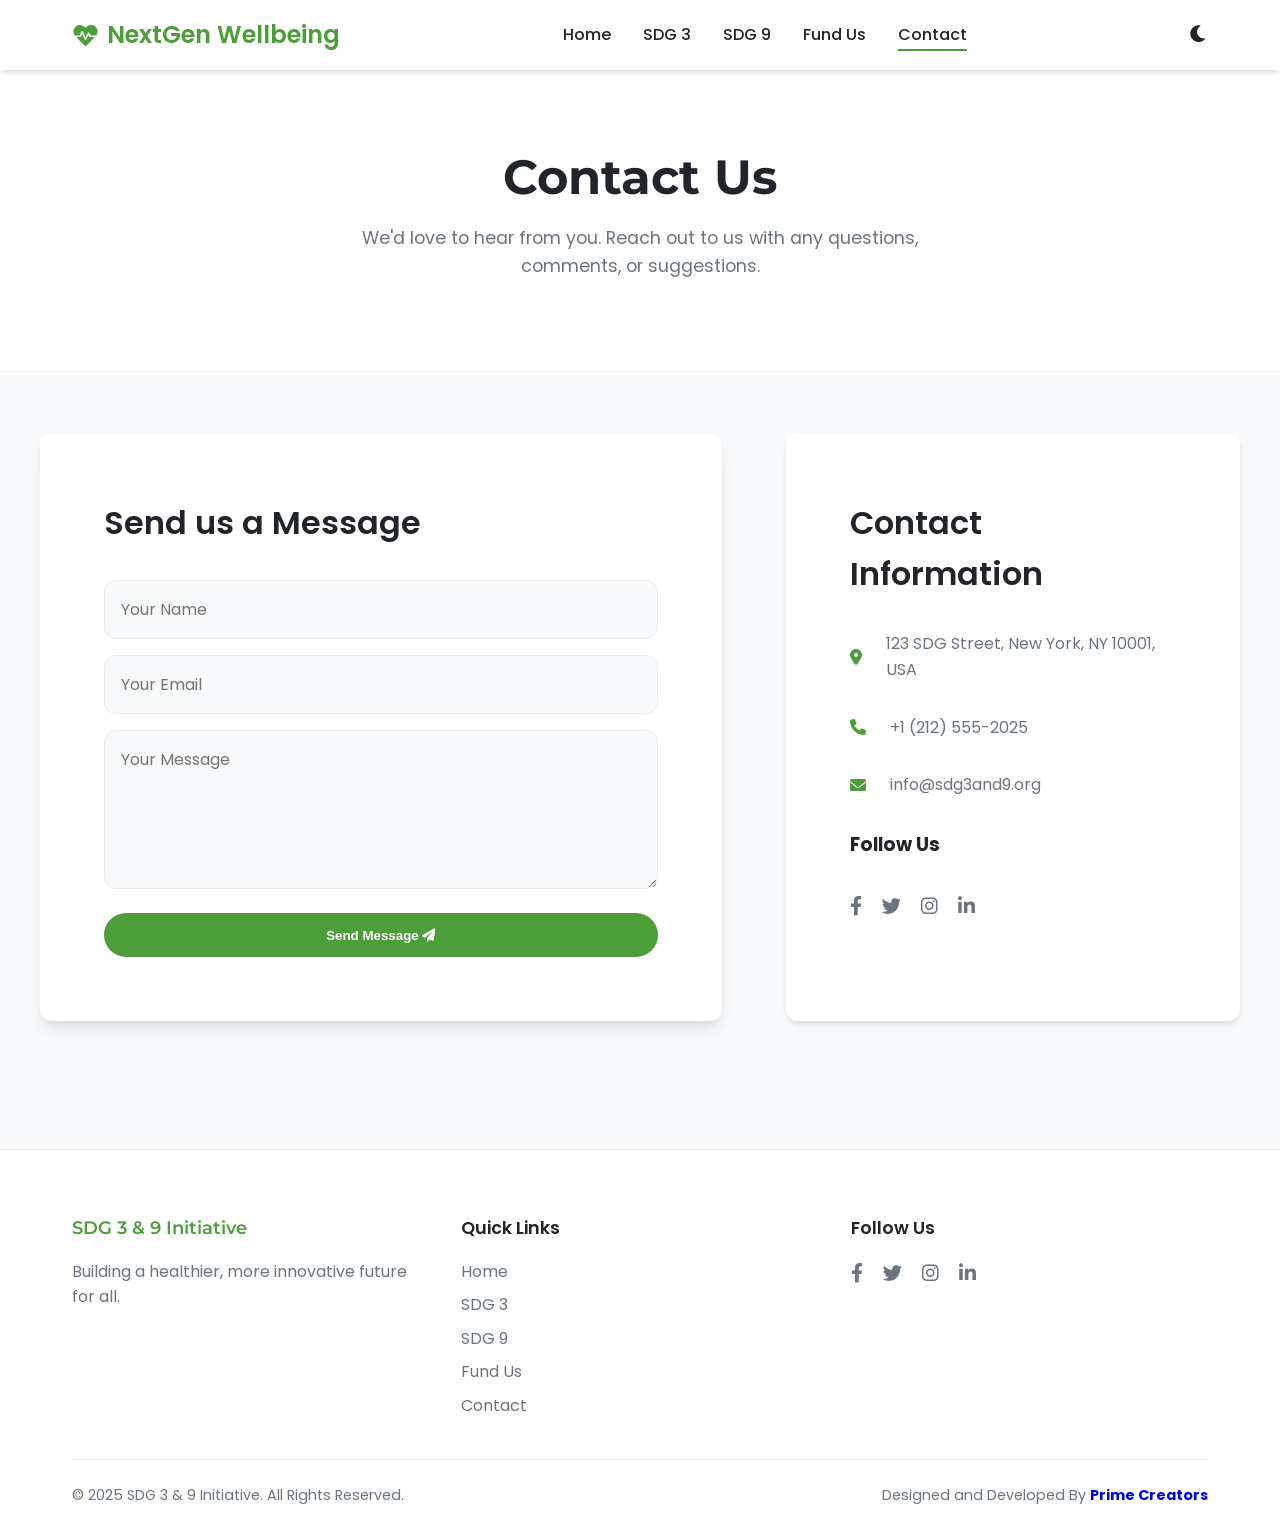
<file: contact.html>
<!DOCTYPE html>
<html lang="en" data-theme="light">
<head>
    <meta charset="UTF-8">
    <meta name="viewport" content="width=device-width, initial-scale=1.0">
    <title>Contact Us - SDG 3 & 9 Initiative</title>
    <link rel="stylesheet" href="style.css">
    <link rel="stylesheet" href="pages.css">
    <link href="https://fonts.googleapis.com/css2?family=Poppins:wght@300;400;600;700&family=Montserrat:wght@700&display=swap" rel="stylesheet">
    <link rel="stylesheet" href="https://cdnjs.cloudflare.com/ajax/libs/font-awesome/6.0.0/css/all.min.css">
</head>
<body class="sub-page">
    <!-- Navigation -->
    <nav class="navbar" id="navbar">
        <div class="container">
            <a href="index.html" class="nav-logo">
                <i class="fas fa-heartbeat"></i>
                <span>NextGen Wellbeing</span>
            </a>
            <ul class="nav-menu" id="nav-menu">
                <li><a href="index.html" class="nav-link">Home</a></li>
                <li><a href="sdg3.html" class="nav-link">SDG 3</a></li>
                <li><a href="sdg9.html" class="nav-link">SDG 9</a></li>
                <li><a href="fundus.html" class="nav-link">Fund Us</a></li>
                <li><a href="contact.html" class="nav-link active">Contact</a></li>
            </ul>
            <div class="nav-actions">
                <button class="theme-switcher" id="theme-switcher" aria-label="Toggle dark mode">
                    <i class="fas fa-moon"></i>
                </button>
                <div class="hamburger" id="hamburger">
                    <span></span>
                    <span></span>
                    <span></span>
                </div>
            </div>
        </div>
    </nav>

    <!-- Page Header -->
    <header class="page-header">
        <div class="container">
            <h1>Contact Us</h1>
            <p>We'd love to hear from you. Reach out to us with any questions, comments, or suggestions.</p>
        </div>
    </header>

    <!-- Main Content -->
    <main class="container page-content">
        <section class="section">
            <div class="contact-page-wrapper">
                <div class="contact-form-container">
                    <h2>Send us a Message</h2>
                    <form class="contact-form">
                        <div class="form-group">
                            <input type="text" name="name" placeholder="Your Name" required>
                        </div>
                        <div class="form-group">
                            <input type="email" name="email" placeholder="Your Email" required>
                        </div>
                        <div class="form-group">
                            <textarea name="message" placeholder="Your Message" rows="5" required></textarea>
                        </div>
                        <button type="submit" class="btn btn-primary">Send Message <i class="fas fa-paper-plane"></i></button>
                    </form>
                </div>
                <div class="contact-info-container">
                    <h2>Contact Information</h2>
                    <div class="info-item">
                        <i class="fas fa-map-marker-alt"></i>
                        <p>123 SDG Street, New York, NY 10001, USA</p>
                    </div>
                    <div class="info-item">
                        <i class="fas fa-phone"></i>
                        <p>+1 (212) 555-2025</p>
                    </div>
                    <div class="info-item">
                        <i class="fas fa-envelope"></i>
                        <p>info@sdg3and9.org</p>
                    </div>
                    <h3>Follow Us</h3>
                    <div class="social-icons">
                        <a href="#"><i class="fab fa-facebook-f"></i></a>
                        <a href="#"><i class="fab fa-twitter"></i></a>
                        <a href="#"><i class="fab fa-instagram"></i></a>
                        <a href="#"><i class="fab fa-linkedin-in"></i></a>
                    </div>
                </div>
            </div>
        </section>
    </main>

    <!-- Footer -->
    <footer class="footer">
        <div class="container">
            <div class="footer-content">
                <div class="footer-col">
                    <h3 class="footer-logo">SDG 3 & 9 Initiative</h3>
                    <p>Building a healthier, more innovative future for all.</p>
                </div>
                <div class="footer-col">
                    <h3>Quick Links</h3>
                    <ul>
                        <li><a href="index.html">Home</a></li>
                        <li><a href="sdg3.html">SDG 3</a></li>
                        <li><a href="sdg9.html">SDG 9</a></li>
                        <li><a href="fundus.html">Fund Us</a></li>
                        <li><a href="contact.html">Contact</a></li>
                    </ul>
                </div>
                <div class="footer-col">
                    <h3>Follow Us</h3>
                    <div class="social-icons">
                        <a href="#"><i class="fab fa-facebook-f"></i></a>
                        <a href="#"><i class="fab fa-twitter"></i></a>
                        <a href="#"><i class="fab fa-instagram"></i></a>
                        <a href="#"><i class="fab fa-linkedin-in"></i></a>
                    </div>
                </div>
            </div>
            <div class="footer-bottom">
                <p>&copy; 2025 SDG 3 & 9 Initiative. All Rights Reserved.</p>
                 <p>Designed and Developed By <a href="www.primecreators.co">Prime Creators</a></p>
            </div>
        </div>
    </footer>

    <script src="script.js"></script>
</body>
</html>
</file>
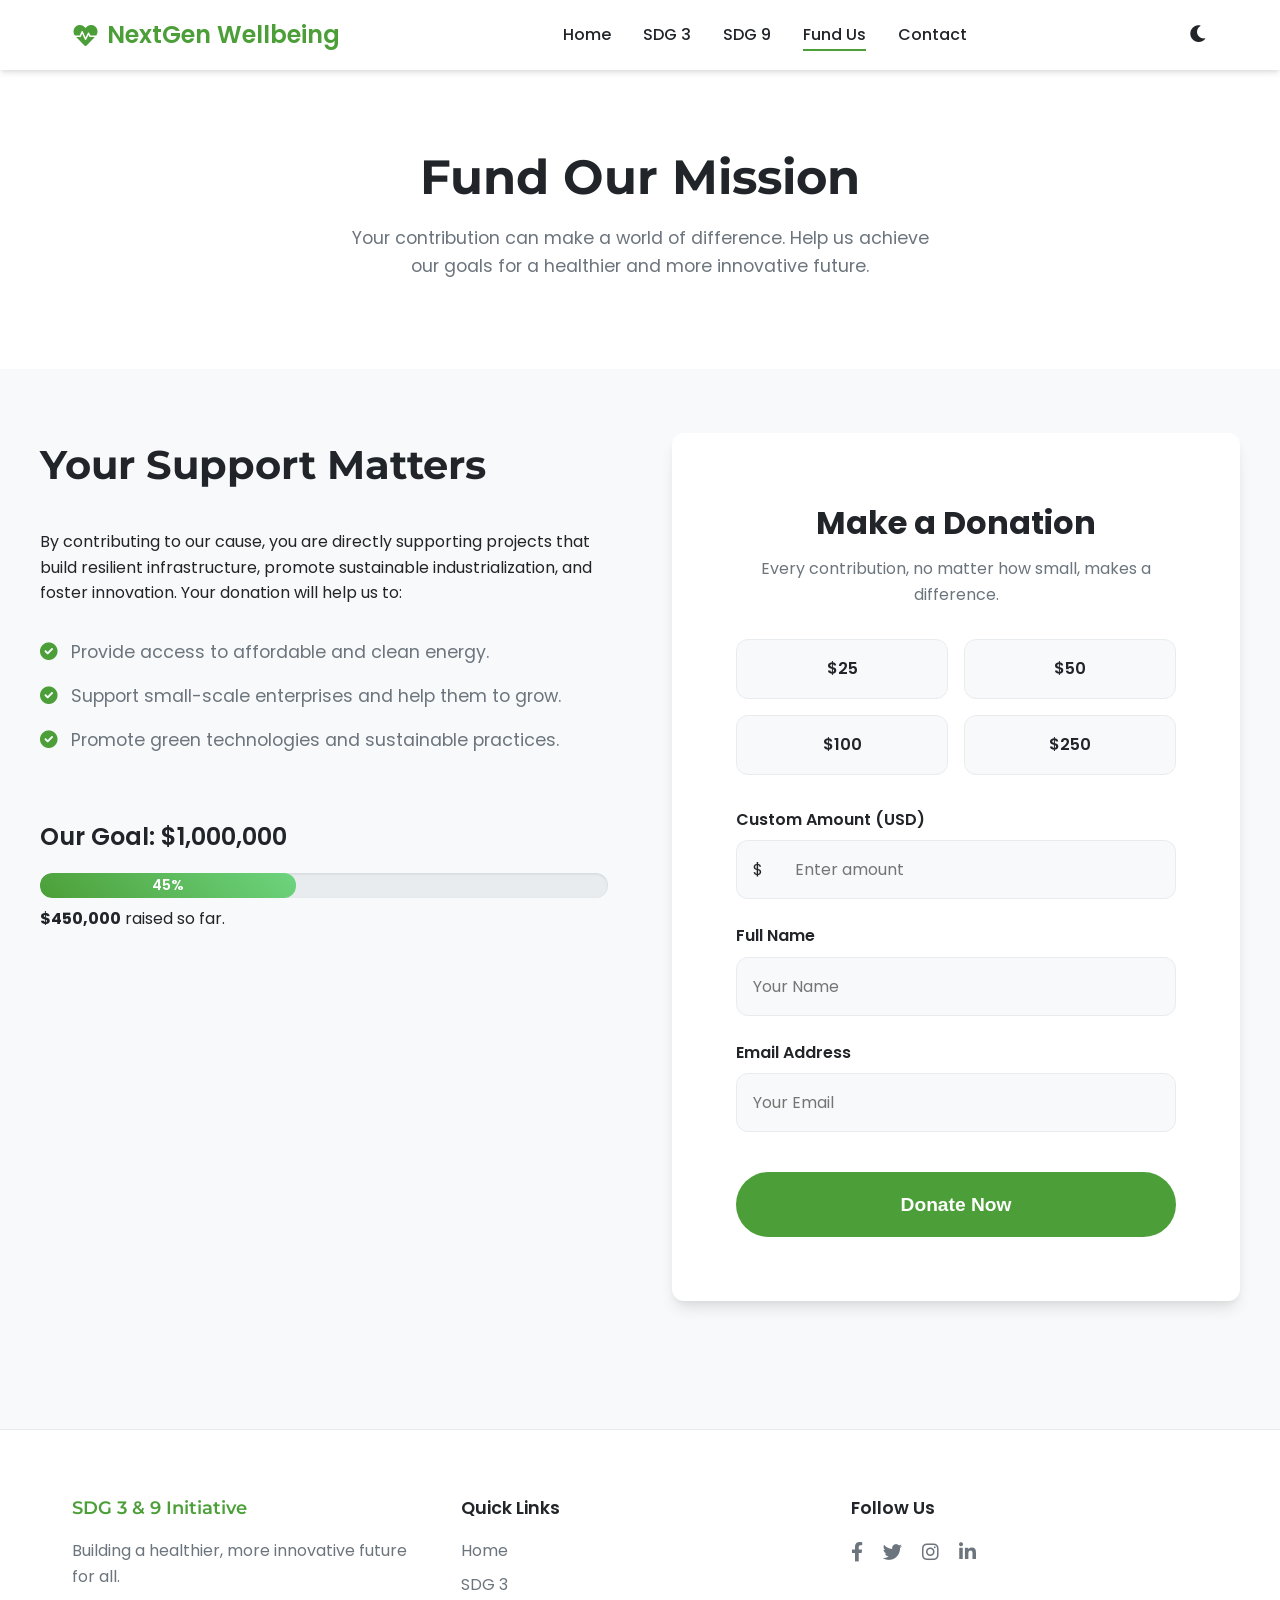
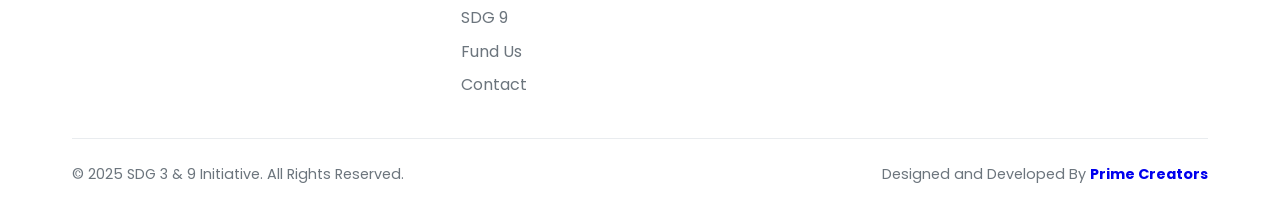
<file: fundus.html>
<!DOCTYPE html>
<html lang="en" data-theme="light">
<head>
    <meta charset="UTF-8">
    <meta name="viewport" content="width=device-width, initial-scale=1.0">
    <title>Fund Us - SDG 3 & 9 Initiative</title>
    <link rel="stylesheet" href="style.css">
    <link rel="stylesheet" href="pages.css">
    <link href="https://fonts.googleapis.com/css2?family=Poppins:wght@300;400;600;700&family=Montserrat:wght@700&display=swap" rel="stylesheet">
    <link rel="stylesheet" href="https://cdnjs.cloudflare.com/ajax/libs/font-awesome/6.0.0/css/all.min.css">
</head>
<body class="sub-page">
    <!-- Navigation -->
    <nav class="navbar" id="navbar">
        <div class="container">
            <a href="index.html" class="nav-logo">
                <i class="fas fa-heartbeat"></i>
                <span>NextGen Wellbeing</span>
            </a>
            <ul class="nav-menu" id="nav-menu">
                <li><a href="index.html" class="nav-link">Home</a></li>
                <li><a href="sdg3.html" class="nav-link">SDG 3</a></li>
                <li><a href="sdg9.html" class="nav-link">SDG 9</a></li>
                <li><a href="fundus.html" class="nav-link active">Fund Us</a></li>
                <li><a href="contact.html" class="nav-link">Contact</a></li>
            </ul>
            <div class="nav-actions">
                <button class="theme-switcher" id="theme-switcher" aria-label="Toggle dark mode">
                    <i class="fas fa-moon"></i>
                </button>
                <div class="hamburger" id="hamburger">
                    <span></span>
                    <span></span>
                    <span></span>
                </div>
            </div>
        </div>
    </nav>

    <!-- Page Header -->
    <header class="page-header">
        <div class="container">
            <h1>Fund Our Mission</h1>
            <p>Your contribution can make a world of difference. Help us achieve our goals for a healthier and more innovative future.</p>
        </div>
    </header>

    <!-- Main Content -->
    <main class="container page-content">
        <section class="section">
            <div class="funding-container">
                <div class="funding-info">
                    <h2 class="section-title">Your Support Matters</h2>
                    <p>By contributing to our cause, you are directly supporting projects that build resilient infrastructure, promote sustainable industrialization, and foster innovation. Your donation will help us to:</p>
                    <ul>
                        <li><i class="fas fa-check-circle"></i> Provide access to affordable and clean energy.</li>
                        <li><i class="fas fa-check-circle"></i> Support small-scale enterprises and help them to grow.</li>
                        <li><i class="fas fa-check-circle"></i> Promote green technologies and sustainable practices.</li>
                    </ul>
                    <div class="funding-progress">
                        <h3>Our Goal: $1,000,000</h3>
                        <div class="progress-bar-container">
                            <div class="progress-bar-funded" style="width: 45%;"><span>45%</span></div>
                        </div>
                        <p><strong>$450,000</strong> raised so far.</p>
                    </div>
                </div>
                <div class="funding-form-container">
                    <form id="donation-form" class="donation-form">
                        <h3 class="form-title">Make a Donation</h3>
                        <p class="form-subtitle">Every contribution, no matter how small, makes a difference.</p>
                        <div class="amount-selection">
                            <div class="amount-option" data-amount="25">$25</div>
                            <div class="amount-option" data-amount="50">$50</div>
                            <div class="amount-option" data-amount="100">$100</div>
                            <div class="amount-option" data-amount="250">$250</div>
                        </div>
                        <div class="form-group">
                            <label for="amount">Custom Amount (USD)</label>
                            <div class="input-group">
                                <span class="input-group-text">$</span>
                                <input type="number" id="amount" name="amount" min="1" max="500" placeholder="Enter amount" required>
                            </div>
                        </div>
                        <div class="form-group">
                            <label for="name">Full Name</label>
                            <input type="text" id="name" name="name" placeholder="Your Name" required>
                        </div>
                        <div class="form-group">
                            <label for="email">Email Address</label>
                            <input type="email" id="email" name="email" placeholder="Your Email" required>
                        </div>
                        <button type="submit" class="btn btn-primary btn-donate">Donate Now</button>
                    </form>
                </div>
            </div>
        </section>
    </main>

    <!-- Footer -->
    <footer class="footer">
        <div class="container">
            <div class="footer-content">
                <div class="footer-col">
                    <h3 class="footer-logo">SDG 3 & 9 Initiative</h3>
                    <p>Building a healthier, more innovative future for all.</p>
                </div>
                <div class="footer-col">
                    <h3>Quick Links</h3>
                    <ul>
                        <li><a href="index.html">Home</a></li>
                        <li><a href="sdg3.html">SDG 3</a></li>
                        <li><a href="sdg9.html">SDG 9</a></li>
                        <li><a href="fundus.html">Fund Us</a></li>
                        <li><a href="contact.html">Contact</a></li>
                    </ul>
                </div>
                <div class="footer-col">
                    <h3>Follow Us</h3>
                    <div class="social-icons">
                        <a href="#"><i class="fab fa-facebook-f"></i></a>
                        <a href="#"><i class="fab fa-twitter"></i></a>
                        <a href="#"><i class="fab fa-instagram"></i></a>
                        <a href="#"><i class="fab fa-linkedin-in"></i></a>
                    </div>
                </div>
            </div>
            <div class="footer-bottom">
                <p>&copy; 2025 SDG 3 & 9 Initiative. All Rights Reserved.</p>
                 <p>Designed and Developed By <a href="www.primecreators.co">Prime Creators</a></p>
            </div>
        </div>
    </footer>

    <script src="script.js"></script>
    <script>
        const donationForm = document.getElementById('donation-form');
        const amountInput = document.getElementById('amount');
        const amountOptions = document.querySelectorAll('.amount-option');
        const progressBar = document.querySelector('.progress-bar-funded');
        const raisedAmountText = document.querySelector('.funding-progress p strong');
        const goal = 1000000;
        let raisedAmount = 450000;

        const updateProgress = () => {
            const percentage = (raisedAmount / goal) * 100;
            progressBar.style.width = percentage + '%';
            progressBar.querySelector('span').textContent = Math.round(percentage) + '%';
            raisedAmountText.textContent = '$' + raisedAmount.toLocaleString();
        };

        amountOptions.forEach(option => {
            option.addEventListener('click', () => {
                amountOptions.forEach(opt => opt.classList.remove('selected'));
                option.classList.add('selected');
                amountInput.value = option.dataset.amount;
            });
        });

        amountInput.addEventListener('input', () => {
            amountOptions.forEach(opt => opt.classList.remove('selected'));
            const customAmount = parseInt(amountInput.value);
            amountOptions.forEach(opt => {
                if (parseInt(opt.dataset.amount) === customAmount) {
                    opt.classList.add('selected');
                }
            });
        });

        donationForm.addEventListener('submit', (e) => {
            e.preventDefault();
            const amount = parseInt(amountInput.value);
            if (amount > 500) {
                alert('You cannot donate more than $500.');
            } else if (amount > 0) {
                raisedAmount += amount;
                updateProgress();
                alert('Thank you for your donation of $' + amount + '!');
                donationForm.reset();
                amountOptions.forEach(opt => opt.classList.remove('selected'));
            }
        });

        // Initial progress update
        updateProgress();
    </script>
</body>
</html>
</file>
<file: style.css>
:root {
    /* Light Mode Colors */
    --color-primary-sdg3: #4C9F38;
    --color-primary-sdg9: #FD6925;
    --color-secondary: #6c757d;
    --color-background: #f8f9fa;
    --color-surface: #ffffff;
    --color-text: #212529;
    --color-border: #e9ecef;
    --color-muted: #6c757d;

    /* Dark Mode Colors */
    --dark-color-primary-sdg3: #6DD47E;
    --dark-color-primary-sdg9: #FF8C42;
    --dark-color-secondary: #adb5bd;
    --dark-color-background: #0d1117;
    --dark-color-surface: #161b22;
    --dark-color-text: #c9d1d9;
    --dark-color-border: #30363d;
    --dark-color-muted: #8b949e;

    /* Typography */
    --font-primary: 'Poppins', sans-serif;
    --font-display: 'Montserrat', sans-serif;

    /* Sizing & Spacing */
    --container-width: 1200px;
    --radius: 12px;
    --space-sm: 0.5rem;
    --space-md: 1rem;
    --space-lg: 2rem;
    --space-xl: 4rem;

    /* Transitions & Shadows */
    --transition: 0.3s cubic-bezier(0.25, 0.8, 0.25, 1);
    --shadow-sm: 0 1px 2px rgba(0, 0, 0, 0.05);
    --shadow-md: 0 4px 6px -1px rgba(0, 0, 0, 0.1), 0 2px 4px -1px rgba(0, 0, 0, 0.06);
    --shadow-lg: 0 10px 15px -3px rgba(0, 0, 0, 0.1), 0 4px 6px -2px rgba(0, 0, 0, 0.05);
}

[data-theme='light'] {
    --color-primary: var(--color-primary-sdg3);
}

[data-theme='dark'] {
    --color-primary: var(--dark-color-primary-sdg3);
    --color-secondary: var(--dark-color-secondary);
    --color-background: var(--dark-color-background);
    --color-surface: var(--dark-color-surface);
    --color-text: var(--dark-color-text);
    --color-border: var(--dark-color-border);
    --color-muted: var(--dark-color-muted);
}

* {
    margin: 0;
    padding: 0;
    box-sizing: border-box;
}

body {
    font-family: var(--font-primary);
    background-color: var(--color-background);
    color: var(--color-text);
    transition: background-color var(--transition), color var(--transition);
    line-height: 1.6;
}

.container {
    max-width: var(--container-width);
    margin: 0 auto;
    padding: 0 var(--space-lg);
    
}

/* Reusable Components */
.btn {
    display: inline-block;
    padding: 0.8rem 1.8rem;
    border-radius: 50px;
    text-decoration: none;
    font-weight: 600;
    transition: all var(--transition);
    border: 2px solid transparent;
}

.btn-primary {
    background-color: var(--color-primary);
    color: #fff;
}

.btn-primary:hover {
    transform: translateY(-3px);
    box-shadow: 0 8px 25px rgba(0, 123, 255, 0.3);
}

.btn-secondary {
    background-color: var(--color-surface);
    color: var(--color-primary);
    border-color: var(--color-border);
}

.btn-secondary:hover {
    background-color: var(--color-primary);
    color: #fff;
    border-color: var(--color-primary);
}

.section-header {
    text-align: center;
    margin-bottom: var(--space-xl);
    opacity: 0;
    transform: translateY(20px);
    transition: opacity 0.6s ease, transform 0.6s ease;
}

.section-header.visible {
    opacity: 1;
    transform: translateY(0);
}

.section-title {
    font-family: var(--font-display);
    font-size: 2.5rem;
    font-weight: 700;
    margin-bottom: var(--space-sm);
}

.section-subtitle {
    font-size: 1.1rem;
    color: var(--color-muted);
    max-width: 600px;
    margin: 0 auto;
}

/* Navbar */
.navbar {
    position: fixed;
    top: 0;
    left: 0;
    width: 100%;
    z-index: 1000;
    transition: background-color var(--transition), box-shadow var(--transition), padding var(--transition);
    padding: 1.5rem 0;
}

.navbar.scrolled, .sub-page .navbar {
    background-color: var(--color-surface);
    box-shadow: var(--shadow-md);
    padding: 1rem 0;
}

.sub-page .navbar:not(.scrolled) .nav-link {
    color: var(--color-text);
}

.sub-page .navbar:not(.scrolled) .hamburger span {
    background: var(--color-text);
}

.sub-page .navbar:not(.scrolled) .theme-switcher {
    color: var(--color-text);
}

.navbar .container {
    display: flex;
    justify-content: space-between;
    align-items: center;
}

.nav-logo {
    display: flex;
    align-items: center;
    gap: 0.5rem;
    font-size: 1.5rem;
    font-weight: 600;
    color: var(--color-primary-sdg3);
    text-decoration: none;
}

.nav-menu {
    display: flex;
    list-style: none;
    gap: var(--space-lg);
}

.nav-link {
    text-decoration: none;
    color: var(--color-text);
    font-weight: 500;
    transition: color var(--transition);
    position: relative;
}

.navbar:not(.scrolled) .nav-link {
    color: #fff;
}

.nav-link::after {
    content: '';
    position: absolute;
    bottom: -5px;
    left: 0;
    width: 0;
    height: 2px;
    background-color: var(--color-primary-sdg3);
    transition: width var(--transition);
}

.nav-link:hover::after, .nav-link.active::after {
    width: 100%;
}

.nav-actions {
    display: flex;
    align-items: center;
    gap: var(--space-md);
}

.theme-switcher {
    background: none;
    border: none;
    color: var(--color-text);
    font-size: 1.2rem;
    cursor: pointer;
    transition: all var(--transition);

}
.theme-switcher i:hover{
    transition: all var(--transition);
    transform: rotate(50deg);
}

.navbar:not(.scrolled) .theme-switcher {
    color: #fff;
}

.theme-switcher:hover {
    color: var(--color-primary-sdg3);
}

.hamburger {
    display: none;
    cursor: pointer;
}

.hamburger span {
    display: block;
    width: 25px;
    height: 3px;
    margin: 5px 0;
    background: var(--color-text);
    transition: all var(--transition);
}

.navbar:not(.scrolled) .hamburger span {
    background: #fff;
}

/* Hero Section */
.hero {
    position: relative;
    display: flex;
    align-items: center;
    justify-content: center;
    text-align: center;
    min-height: 100vh;
    background: url('https://images.unsplash.com/photo-1506126613408-eca07ce68773?q=80&w=2070&auto=format&fit=crop') no-repeat center center/cover;
    color: #fff;
}

.hero-overlay {
    position: absolute;
    top: 0;
    left: 0;
    width: 100%;
    height: 100%;
    background: rgba(0, 0, 0, 0.6);
}

.hero-content {
    position: relative;
    z-index: 1;
    max-width: 800px;
    animation: fadeIn 1s ease-in-out;
}

.hero-title {
    font-family: var(--font-display);
    font-size: 4rem;
    font-weight: 700;
    margin-bottom: var(--space-md);
    text-shadow: 0 2px 4px rgba(0,0,0,0.5);
}

.hero-subtitle {
    font-size: 1.25rem;
    margin-bottom: var(--space-lg);
}

.hero .btn i {
    margin-left: var(--space-sm);
    transition: transform var(--transition);
}

.hero .btn:hover i {
    transform: translateX(5px);
}

/* SDG Focus Section */
.sdg-focus-section {
    padding: var(--space-xl) 0;
}

.sdg-focus-section.alt {
    background-color: var(--color-surface);
}

.sdg-focus-content {
    display: grid;
    grid-template-columns: 1fr 1fr;
    gap: var(--space-xl);
    align-items: center;
    opacity: 0;
    transform: translateY(30px);
    transition: opacity 0.6s ease, transform 0.6s ease;
}

.sdg-focus-content.visible {
    opacity: 1;
    transform: translateY(0);
}

.sdg-focus-section.alt .sdg-focus-content {
    grid-template-columns: 1fr 1fr;
}

.sdg-focus-section.alt .sdg-focus-image {
    order: 2;
}

.sdg-focus-image img {
    width: 100%;
    border-radius: var(--radius);
    box-shadow: var(--shadow-lg);
}

.sdg-focus-text h3 {
    font-size: 1.8rem;
    font-weight: 600;
    margin-bottom: var(--space-md);
    color: var(--color-primary-sdg3);
}

.sdg-focus-section.alt .sdg-focus-text h3 {
    color: var(--color-primary-sdg9);
}

.sdg-focus-text ul {
    list-style: none;
    margin-bottom: var(--space-lg);
}

.sdg-focus-text ul li {
    margin-bottom: var(--space-sm);
    color: var(--color-muted);
}

.sdg-focus-text ul li i {
    color: var(--color-primary-sdg3);
    margin-right: var(--space-sm);
}

.sdg-focus-section.alt .sdg-focus-text ul li i {
    color: var(--color-primary-sdg9);
}

.sdg-focus-text p {
    color: var(--color-muted);
}

/* Progress Section */
.progress-section {
    padding: var(--space-xl) 0;
    background-color: var(--color-background);
}

.table-container {
    overflow-x: auto;
    background: var(--color-surface);
    border-radius: var(--radius);
    box-shadow: var(--shadow-md);
    opacity: 0;
    transform: translateY(30px);
    transition: opacity 0.6s ease, transform 0.6s ease;
}

.table-container.visible {
    opacity: 1;
    transform: translateY(0);
}

.progress-table {
    width: 100%;
    border-collapse: collapse;
    text-align: left;
}

.progress-table th, .progress-table td {
    padding: 1.2rem 1.5rem;
    border-bottom: 1px solid var(--color-border);
}

.progress-table thead {
    background-color: var(--color-background);
}

.progress-table th {
    font-weight: 600;
    text-transform: uppercase;
    font-size: 0.85rem;
    letter-spacing: 0.5px;
}

.progress-table tbody tr:last-child td {
    border-bottom: none;
}

.goal-icon {
    display: inline-block;
    width: 24px;
    height: 24px;
    line-height: 24px;
    text-align: center;
    border-radius: 50%;
    background-color: var(--goal-color);
    color: #fff;
    font-weight: 700;
    margin-right: var(--space-md);
}

.progress-bar {
    width: 100px;
    height: 8px;
    background-color: var(--color-border);
    border-radius: 4px;
    overflow: hidden;
    display: inline-block;
    margin-right: var(--space-sm);
}

.progress {
    height: 100%;
    border-radius: 4px;
}

.progress-table td span {
    vertical-align: middle;
}

.status {
    padding: 0.3rem 0.8rem;
    border-radius: 50px;
    font-weight: 600;
    font-size: 0.8rem;
}

.status-on-track {
    background-color: #d4edda;
    color: #155724;
}

.status-needs-attention {
    background-color: #fff3cd;
    color: #856404;
}

.status-achieved {
    background-color: #cce5ff;
    color: #004085;
}

/* Contact Section */
.contact-section {
    padding: var(--space-xl) 0;
}

.contact-wrapper {
    display: grid;
    grid-template-columns: 1fr 1.2fr;
    gap: var(--space-xl);
    background: var(--color-surface);
    padding: var(--space-xl);
    border-radius: var(--radius);
    box-shadow: var(--shadow-md);
    opacity: 0;
    transform: translateY(30px);
    transition: opacity 0.6s ease, transform 0.6s ease;
}

.contact-wrapper.visible {
    opacity: 1;
    transform: translateY(0);
}

.contact-info .section-title {
    text-align: left;
}

.contact-info p {
    color: var(--color-muted);
    margin-bottom: var(--space-lg);
}

.info-item {
    display: flex;
    align-items: center;
    gap: var(--space-md);
    margin-bottom: var(--space-md);
    color: var(--color-muted);
}

.info-item i {
    color: var(--color-primary-sdg3);
    margin-right: var(--space-sm);
}

.contact-form .form-group {
    margin-bottom: var(--space-md);
}

.contact-form input,
.contact-form textarea {
    width: 100%;
    padding: 1rem;
    border: 1px solid var(--color-border);
    border-radius: var(--radius);
    background: var(--color-background);
    color: var(--color-text);
    font-family: var(--font-primary);
    font-size: 1rem;
    transition: border-color var(--transition), box-shadow var(--transition);
}

.contact-form input:focus,
.contact-form textarea:focus {
    outline: none;
    border-color: var(--color-primary-sdg3);
    box-shadow: 0 0 0 3px rgba(76, 159, 56, 0.1);
}

.contact-form textarea {
    resize: vertical;
}

.contact-form .btn {
    width: 100%;
}

/* Footer */
.footer {
    background-color: var(--color-surface);
    padding: var(--space-xl) 0 0;
    border-top: 1px solid var(--color-border);
}

.footer-content {
    display: grid;
    grid-template-columns: repeat(auto-fit, minmax(220px, 1fr));
    gap: var(--space-lg);
    margin-bottom: var(--space-lg);
}

.footer-col h3 {
    font-size: 1.1rem;
    font-weight: 600;
    margin-bottom: var(--space-md);
}

.footer-logo {
    font-family: var(--font-display);
    font-size: 1.5rem;
    font-weight: 700;
    color: var(--color-primary-sdg3);
}

.footer-col p {
    color: var(--color-muted);
}

.footer-col ul {
    list-style: none;
}

.footer-col ul li a {
    color: var(--color-muted);
    text-decoration: none;
    display: block;
    margin-bottom: var(--space-sm);
    transition: color var(--transition);
}

.footer-col ul li a:hover {
    color: var(--color-primary-sdg3);
}

.social-icons a {
    color: var(--color-muted);
    font-size: 1.2rem;
    margin-right: var(--space-md);
    transition: color var(--transition);
}

.social-icons a:hover {
    color: var(--color-primary-sdg3);
}

.footer-bottom {
    text-align: center;
    color: var(--color-muted);
    padding: 1.5rem 0;
    border-top: 1px solid var(--color-border);
    font-size: 0.9rem;
    display: flex;
    align-items: center;
    justify-content: space-between;
}
.footer-bottom a{
    text-decoration: none;
    font-weight: bold;
}

/* Mission and Vision Section */
.mission-vision-section {
    padding: var(--space-xl) 0;
}

.mission-vision-content {
    display: grid;
    grid-template-columns: 1fr 1fr;
    gap: var(--space-xl);
    opacity: 0;
    transform: translateY(30px);
    transition: opacity 0.6s ease, transform 0.6s ease;
}

.mission-vision-content.visible {
    opacity: 1;
    transform: translateY(0);
}

.mission-vision-item h3 {
    font-size: 1.8rem;
    font-weight: 600;
    margin-bottom: var(--space-md);
    color: var(--color-primary-sdg3);
}

.mission-vision-item p {
    color: var(--color-muted);
}

/* Why It Matters Section */
.why-it-matters-section {
    padding: var(--space-xl) 0;
}

.why-it-matters-content {
    display: grid;
    grid-template-columns: repeat(auto-fit, minmax(280px, 1fr));
    gap: var(--space-lg);
    opacity: 0;
    transform: translateY(30px);
    transition: opacity 0.6s ease, transform 0.6s ease;
}

.why-it-matters-content.visible {
    opacity: 1;
    transform: translateY(0);
}

.why-it-matters-item {
    text-align: center;
    padding: var(--space-lg);
    background: var(--color-surface);
    border-radius: var(--radius);
    box-shadow: var(--shadow-md);
}

.why-it-matters-item i {
    font-size: 3rem;
    color: var(--color-primary-sdg9);
    margin-bottom: var(--space-md);
}

.why-it-matters-item h4 {
    font-size: 1.2rem;
    font-weight: 600;
    margin-bottom: var(--space-sm);
}

.why-it-matters-item p {
    color: var(--color-muted);
}

/* Statistics Section */
.statistics-section {
    padding: var(--space-xl) 0;
    background-color: var(--color-surface);
}

.statistics-content {
    display: grid;
    grid-template-columns: repeat(auto-fit, minmax(220px, 1fr));
    gap: var(--space-lg);
    text-align: center;
    opacity: 0;
    transform: translateY(30px);
    transition: opacity 0.6s ease, transform 0.6s ease;
}

.statistics-content.visible {
    opacity: 1;
    transform: translateY(0);
}

.statistic-item i {
    font-size: 3rem;
    color: var(--color-primary-sdg3);
    margin-bottom: var(--space-md);
}

.statistic-number {
    font-family: var(--font-display);
    font-size: 3rem;
    font-weight: 700;
}

.statistic-label {
    color: var(--color-muted);
}

/* FAQ Section */
.faq-section {
    padding: var(--space-xl) 0;
}

.faq-content {
    max-width: 800px;
    margin: 0 auto;
    opacity: 0;
    transform: translateY(30px);
    transition: opacity 0.6s ease, transform 0.6s ease;
}

.faq-content.visible {
    opacity: 1;
    transform: translateY(0);
}

.faq-item {
    background: var(--color-surface);
    border-radius: var(--radius);
    margin-bottom: var(--space-md);
    box-shadow: var(--shadow-sm);
}

.faq-question {
    font-size: 1.2rem;
    font-weight: 600;
    padding: 1.5rem;
    cursor: pointer;
    position: relative;
}

.faq-question::after {
    content: '\f078';
    font-family: 'Font Awesome 6 Free';
    font-weight: 900;
    position: absolute;
    right: 1.5rem;
    transition: transform var(--transition);
}

.faq-item.active .faq-question::after {
    transform: rotate(180deg);
}

.faq-answer {
    max-height: 0;
    overflow: hidden;
    transition: max-height 0.5s ease-in-out;
}

.faq-answer p {
    padding: 0 1.5rem 1.5rem;
    color: var(--color-muted);
}

/* Country Data Section */
.country-data-section {
    padding: var(--space-xl) 0;
    background-color: var(--color-background);
}

.map-container {
    position: relative;
    width: 100%;
    height: 500px;
    background: var(--color-surface);
    border-radius: var(--radius);
    box-shadow: var(--shadow-md);
}

#world-map {
    width: 100%;
    height: 100%;
}

.datamaps-subunit {
    cursor: pointer;
}

.map-info-box {
    position: absolute;
    top: 20px;
    right: 20px;
    width: 300px;
    background: var(--color-surface);
    padding: var(--space-lg);
    border-radius: var(--radius);
    box-shadow: var(--shadow-lg);
    opacity: 0;
    transform: translateX(20px);
    transition: opacity 0.3s ease, transform 0.3s ease;
}

.map-info-box.visible {
    opacity: 1;
    transform: translateX(0);
}

.map-info-box h3 {
    font-size: 1.5rem;
    font-weight: 600;
    margin-bottom: var(--space-md);
}

.map-info-box p {
    margin-bottom: var(--space-sm);
}

.map-info-box .stat {
    display: flex;
    justify-content: space-between;
    margin-bottom: var(--space-sm);
}

.map-info-box .stat-label {
    font-weight: 600;
}

/* Country Data Section */
.country-data-section {
    padding: var(--space-xl) 0;
    background-color: var(--color-background);
}

.map-container {
    position: relative;
    width: 100%;
    height: 500px;
    background: var(--color-surface);
    border-radius: var(--radius);
    box-shadow: var(--shadow-md);
}

#world-map {
    width: 100%;
    height: 100%;
}

.datamaps-subunit {
    cursor: pointer;
}

.map-info-box {
    position: absolute;
    top: 20px;
    right: 20px;
    width: 300px;
    background: var(--color-surface);
    padding: var(--space-lg);
    border-radius: var(--radius);
    box-shadow: var(--shadow-lg);
    opacity: 0;
    transform: translateX(20px);
    transition: opacity 0.3s ease, transform 0.3s ease;
}

.map-info-box.visible {
    opacity: 1;
    transform: translateX(0);
}

.map-info-box h3 {
    font-size: 1.5rem;
    font-weight: 600;
    margin-bottom: var(--space-md);
}

.map-info-box p {
    margin-bottom: var(--space-sm);
}

.map-info-box .stat {
    display: flex;
    justify-content: space-between;
    margin-bottom: var(--space-sm);
}

.map-info-box .stat-label {
    font-weight: 600;
}

/* Responsive Design */
@media (max-width: 992px) {
    .sdg-focus-content, .contact-wrapper {
        grid-template-columns: 1fr;
    }

    .sdg-focus-section.alt .sdg-focus-image {
        order: 0;
    }
}

@media (max-width: 768px) {
    .hamburger {
        display: flex;
        flex-direction: column;
    }

    .nav-menu {
        position: fixed;
        top: 0;
        right: -100%;
        width: 80%;
        height: 100vh;
        background: var(--color-surface);
        flex-direction: column;
        align-items: center;
        justify-content: center;
        gap: var(--space-lg);
        transition: right var(--transition);
        box-shadow: var(--shadow-lg);
    }

    .nav-menu.active {
        right: 0;
    }

    .nav-link {
        color: var(--color-text);
    }

    .hero-title {
        font-size: 3rem;
    }

    .footer-content {
        text-align: center;
    }

    .social-icons {
        margin: 0 auto;
    }
}

@keyframes fadeIn {
    from { opacity: 0; transform: translateY(20px); }
    to { opacity: 1; transform: translateY(0); }
}

.page-header .container{
    margin-top: 75px;
    padding-bottom: 25px;
}
</file>
<file: pages.css>
/* Page Header */
.page-header {
    background-color: var(--color-surface);
    padding: var(--space-xl) 0;
    text-align: center;
}

.page-header h1 {
    font-family: var(--font-display);
    font-size: 3rem;
    font-weight: 700;
    margin-bottom: var(--space-sm);
}

.page-header p {
    font-size: 1.1rem;
    color: var(--color-muted);
    max-width: 600px;
    margin: 0 auto;
}

/* Page Content */
.page-content {
    padding: var(--space-xl) 0;
}

.section {
    margin-bottom: var(--space-xl);
}

.section-title {
    font-family: var(--font-display);
    font-size: 2.5rem;
    font-weight: 700;
    margin-bottom: var(--space-lg);
    text-align: center;
}

/* SDG Page Specifics */
.sdg-intro {
    display: grid;
    grid-template-columns: 1fr 1fr;
    gap: var(--space-xl);
    align-items: center;
}

.sdg-intro-image img {
    width: 100%;
    border-radius: var(--radius);
    box-shadow: var(--shadow-lg);
}

.quote {
    background: var(--color-surface);
    padding: var(--space-lg);
    border-left: 5px solid var(--color-primary-sdg3);
    margin-top: var(--space-lg);
    font-size: 1.1rem;
    font-style: italic;
}

#sdg9-content .quote {
    border-left-color: var(--color-primary-sdg9);
}

.focus-grid {
    display: grid;
    grid-template-columns: repeat(auto-fit, minmax(250px, 1fr));
    gap: var(--space-lg);
}

.focus-card {
    background: var(--color-surface);
    padding: var(--space-lg);
    border-radius: var(--radius);
    text-align: center;
    transition: all var(--transition);
    box-shadow: var(--shadow-md);
}

.focus-card:hover {
    transform: translateY(-5px);
    box-shadow: var(--shadow-lg);
}

.focus-icon {
    font-size: 3rem;
    margin-bottom: var(--space-md);
}

#sdg3-content .focus-icon {
    color: var(--color-primary-sdg3);
}

#sdg9-content .focus-icon {
    color: var(--color-primary-sdg9);
}

.success-stories .story-card {
    display: grid;
    grid-template-columns: 1fr 1.5fr;
    gap: var(--space-xl);
    align-items: center;
    background: var(--color-surface);
    padding: var(--space-xl);
    border-radius: var(--radius);
    box-shadow: var(--shadow-md);
}

.story-image img {
    width: 100%;
    border-radius: var(--radius);
}

.story-content h3 {
    font-size: 1.8rem;
    font-weight: 600;
    margin-bottom: var(--space-md);
}

.challenges-grid {
    display: grid;
    grid-template-columns: repeat(auto-fit, minmax(300px, 1fr));
    gap: var(--space-lg);
}

.challenge-card {
    background: var(--color-surface);
    padding: var(--space-lg);
    border-radius: var(--radius);
    box-shadow: var(--shadow-sm);
}

.challenge-icon {
    font-size: 2.5rem;
    margin-bottom: var(--space-md);
    color: var(--color-secondary);
}

.take-action {
    text-align: center;
}

.action-steps {
    display: grid;
    grid-template-columns: repeat(auto-fit, minmax(250px, 1fr));
    gap: var(--space-lg);
    margin-top: var(--space-lg);
}

.action-step {
    background: var(--color-surface);
    padding: var(--space-lg);
    border-radius: var(--radius);
    box-shadow: var(--shadow-md);
    transition: all var(--transition);
}

.action-step:hover {
    transform: translateY(-5px);
    box-shadow: var(--shadow-lg);
}

.action-icon {
    font-size: 3rem;
    margin-bottom: var(--space-md);
}

#sdg3-content .action-icon {
    color: var(--color-primary-sdg3);
}

#sdg9-content .action-icon {
    color: var(--color-primary-sdg9);
}


/* Funding Page */
.funding-container {
    display: grid;
    grid-template-columns: 1fr 1fr;
    gap: var(--space-xl);
    align-items: flex-start;
}

.funding-info h2 {
    text-align: left;
}

.funding-info ul {
    list-style: none;
    margin: var(--space-lg) 0;
}

.funding-info ul li {
    margin-bottom: var(--space-md);
    font-size: 1.1rem;
    color: var(--color-muted);
}

.funding-info ul li i {
    color: var(--color-primary-sdg3);
    margin-right: var(--space-sm);
}

.funding-progress {
    margin-top: var(--space-xl);
}

.funding-progress h3 {
    font-size: 1.5rem;
    font-weight: 600;
    margin-bottom: var(--space-md);
}

.progress-bar-container {
    width: 100%;
    height: 25px;
    background-color: var(--color-border);
    border-radius: 12px;
    overflow: hidden;
    margin-bottom: var(--space-sm);
    box-shadow: inset 0 1px 3px rgba(0,0,0,0.1);
}

.progress-bar-funded {
    height: 100%;
    background: linear-gradient(45deg, var(--color-primary-sdg3), var(--dark-color-primary-sdg3));
    border-radius: 12px;
    display: flex;
    align-items: center;
    justify-content: center;
    color: #fff;
    font-weight: 600;
    font-size: 0.9rem;
    transition: width 1s ease-in-out;
}

.funding-form-container {
    background: var(--color-surface);
    padding: var(--space-xl);
    border-radius: var(--radius);
    box-shadow: var(--shadow-lg);
}

.donation-form .form-title {
    font-size: 2rem;
    font-weight: 700;
    margin-bottom: var(--space-sm);
    text-align: center;
}

.donation-form .form-subtitle {
    text-align: center;
    color: var(--color-muted);
    margin-bottom: var(--space-lg);
}

.amount-selection {
    display: grid;
    grid-template-columns: repeat(2, 1fr);
    gap: var(--space-md);
    margin-bottom: var(--space-lg);
}

.amount-option {
    background: var(--color-background);
    border: 1px solid var(--color-border);
    border-radius: var(--radius);
    padding: var(--space-md);
    text-align: center;
    cursor: pointer;
    transition: all var(--transition);
    font-weight: 600;
}

.amount-option:hover, .amount-option.selected {
    background: var(--color-primary-sdg3);
    color: #fff;
    border-color: var(--color-primary-sdg3);
    transform: translateY(-3px);
    box-shadow: var(--shadow-md);
}

.input-group {
    display: flex;
}

.input-group-text {
    background: var(--color-background);
    border: 1px solid var(--color-border);
    border-right: none;
    padding: 0 1rem;
    border-radius: var(--radius) 0 0 var(--radius);
    display: flex;
    align-items: center;
}

.donation-form input[type="number"] {
    border-left: none;
    border-radius: 0 var(--radius) var(--radius) 0;
}

.btn-donate {
    width: 100%;
    padding: 1.2rem;
    font-size: 1.2rem;
    margin-top: var(--space-md);
}


/* Contact Page */
.contact-page-wrapper {
    display: grid;
    grid-template-columns: 1.5fr 1fr;
    gap: var(--space-xl);
}

.contact-form-container {
    background: var(--color-surface);
    padding: var(--space-xl);
    border-radius: var(--radius);
    box-shadow: var(--shadow-lg);
}

.contact-form-container h2 {
    font-size: 2rem;
    font-weight: 600;
    margin-bottom: var(--space-lg);
}

.contact-info-container {
    background: var(--color-surface);
    padding: var(--space-xl);
    border-radius: var(--radius);
    box-shadow: var(--shadow-md);
}

.contact-info-container h2 {
    font-size: 2rem;
    font-weight: 600;
    margin-bottom: var(--space-lg);
}

.contact-info-container .info-item {
    margin-bottom: var(--space-lg);
}

.contact-info-container .social-icons {
    margin-top: var(--space-lg);
}

/* Form Input Styling */
.donation-form .form-group {
    margin-bottom: 1.5rem;
}

.donation-form label {
    display: block;
    margin-bottom: .5rem;
    font-weight: 600;
    color: var(--color-text);
}

.donation-form input {
    width: 100%;
    padding: 1rem;
    border: 1px solid var(--color-border);
    border-radius: var(--radius);
    background: var(--color-background);
    color: var(--color-text);
    font-family: var(--font-primary);
    font-size: 1rem;
    transition: border-color var(--transition), box-shadow var(--transition);
}

.donation-form input:hover {
    background-color: var(--color-surface);
}

.donation-form input:focus {
    outline: none;
    border-color: var(--color-primary-sdg3);
    box-shadow: 0 0 0 4px rgba(76, 159, 56, 0.1);
}
</file>
